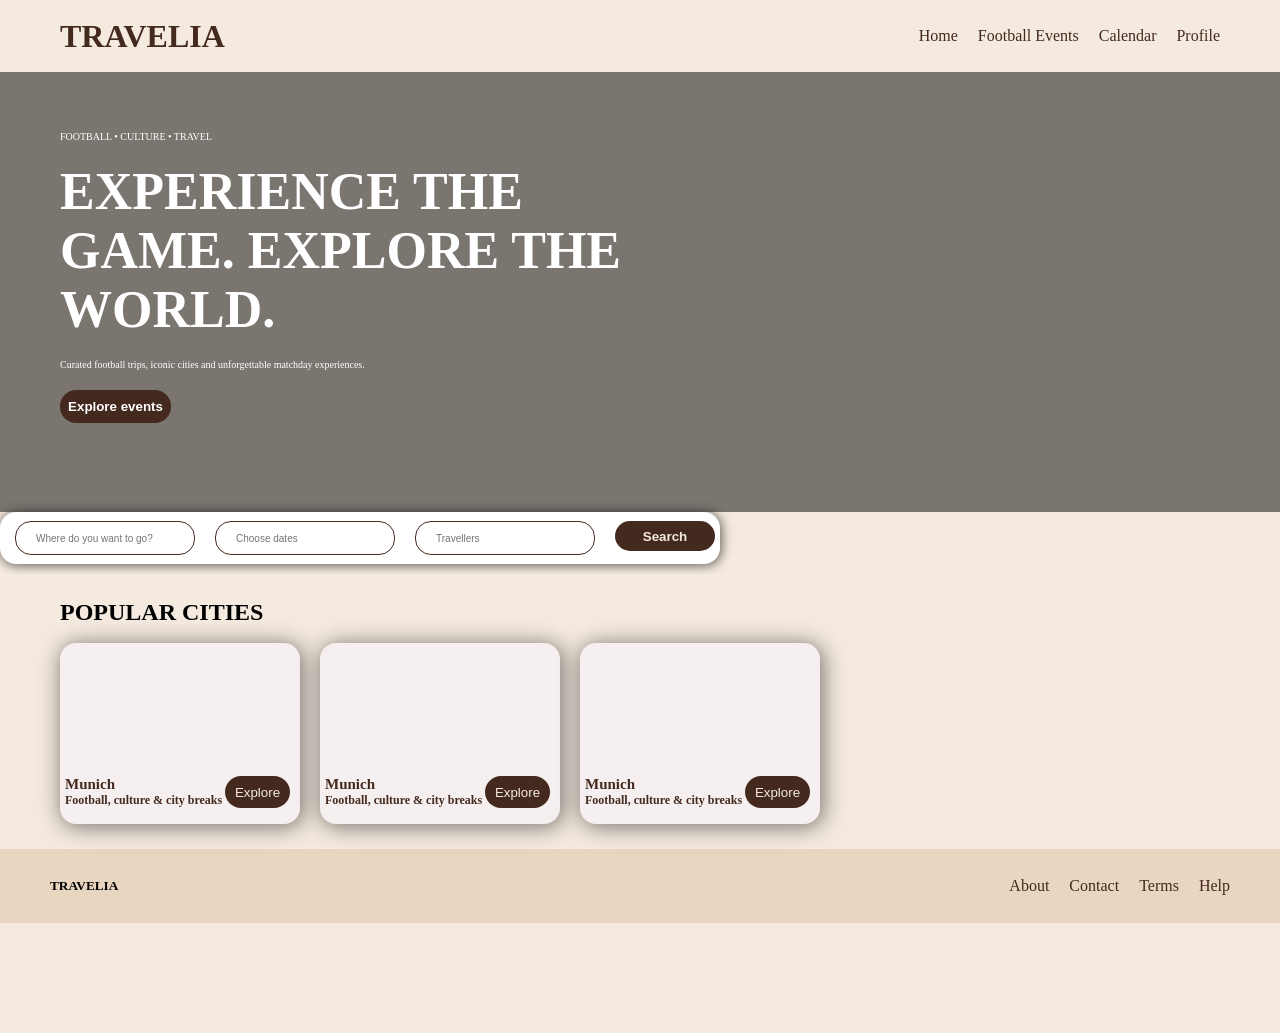
<file: index.html>
<!DOCTYPE html>
<html lang="en">

<head>
  <meta charset="UTF-8" />
  <meta name="viewport" content="width=device-width, initial-scale=1.0" />
  <title>Home</title>
  <link rel="stylesheet" href="./css/main.css" />
</head>

<body>

  <!-- header is required to COPY and PASTE -->
  <header>
    <div class="logo">
      <h1>TRAVELIA</h1>
    </div>
    <nav>
      <ul class="navigation">
        <li><a class="nav" href="./index.html">Home</a></li>
        <li><a class="nav" href="./pages/events.html">Football Events</a></li>
        <li><a class="nav" href="./pages/calendar.html">Calendar</a></li>
        <li><a class="nav" href="./pages/profile.html">Profile</a></li>
      </ul>
    </nav>
  </header>
  <!-- header is required to COPY and PASTE -->


  <main>

    <section class="hero">
      <div class="hero__info">
        <p>FOOTBALL • CULTURE • TRAVEL</p>
        <h1>EXPERIENCE THE <br>
          GAME. EXPLORE THE <br>
          WORLD.</h1>
        <p>Curated football trips, iconic cities and unforgettable matchday experiences.</p>
        <button>Explore events</button>
      </div>
    </section>

    <section class="search">
      <div class="search__section">
        <form class="search__inputs">
          <input placeholder="Where do you want to go?" type="text">
          <input placeholder="Choose dates" type="text">
          <input placeholder="Travellers" type="text">
          <button type="submit">Search</button>
        </form>
      </div>
    </section>

    <section class="card-section">
      <h1>POPULAR CITIES</h1>

      <div class="all-card">

        <div class="card">
          <div class="card-img munich-img"></div>
          <div class="card-info">
            <div class="card-text">
              <h3>Munich</h3>
              <p>Football, culture & city breaks</p>
            </div>

            <div class="card-button">
              <button>Explore</button>
            </div>

          </div>
        </div>

        <div class="card">
          <div class="card-img rome-img"></div>
          <div class="card-info">
            <div class="card-text">
              <h3>Munich</h3>
              <p>Football, culture & city breaks</p>
            </div>

            <div class="card-button">
              <button>Explore</button>
            </div>

          </div>
        </div>

        <div class="card">
          <div class="card-img london-img"></div>
          <div class="card-info">
            <div class="card-text">
              <h3>Munich</h3>
              <p>Football, culture & city breaks</p>
            </div>

            <div class="card-button">
              <button>Explore</button>
            </div>

          </div>
        </div>

      </div>
    </section>


  </main>




  <!-- header is required to COPY and PASTE -->
  <footer>
    <h5>TRAVELIA</h5>
    <nav>
      <ul class="footer-navigation">
        <li><a href="">About</a></li>
        <li><a href="">Contact</a></li>
        <li><a href="">Terms</a></li>
        <li><a href="">Help</a></li>
      </ul>
    </nav>
  </footer>
  <section class="nothing"></section>
  <!-- header is required to COPY and PASTE -->


</body>

</html>
</file>
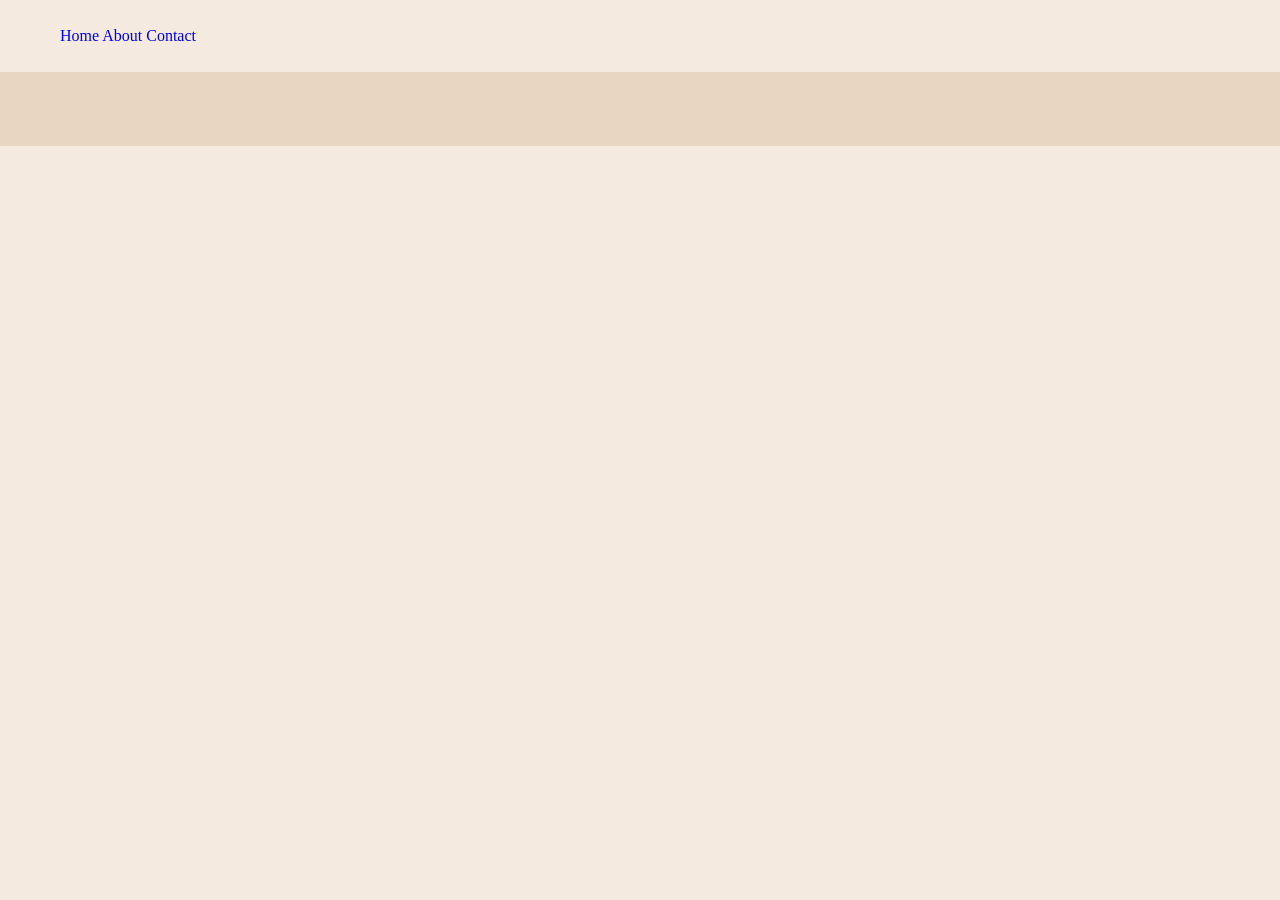
<file: pages/about.html>
<!DOCTYPE html>
<html lang="en">
  <head>
    <meta charset="UTF-8" />
    <meta name="viewport" content="width=device-width, initial-scale=1.0" />
    <title>About</title>
    <link rel="stylesheet" href="../css/main.css" />
  </head>
  <body>
    <header class="header">
      <nav class="nav">
        <a href="../index.html">Home</a>
        <a href="about.html">About</a>
        <a href="contact.html">Contact</a>
      </nav>
    </header>

    <main class="page page--about">
      <!-- about content -->
    </main>

    <footer class="footer"></footer>
  </body>
</html>
</file>
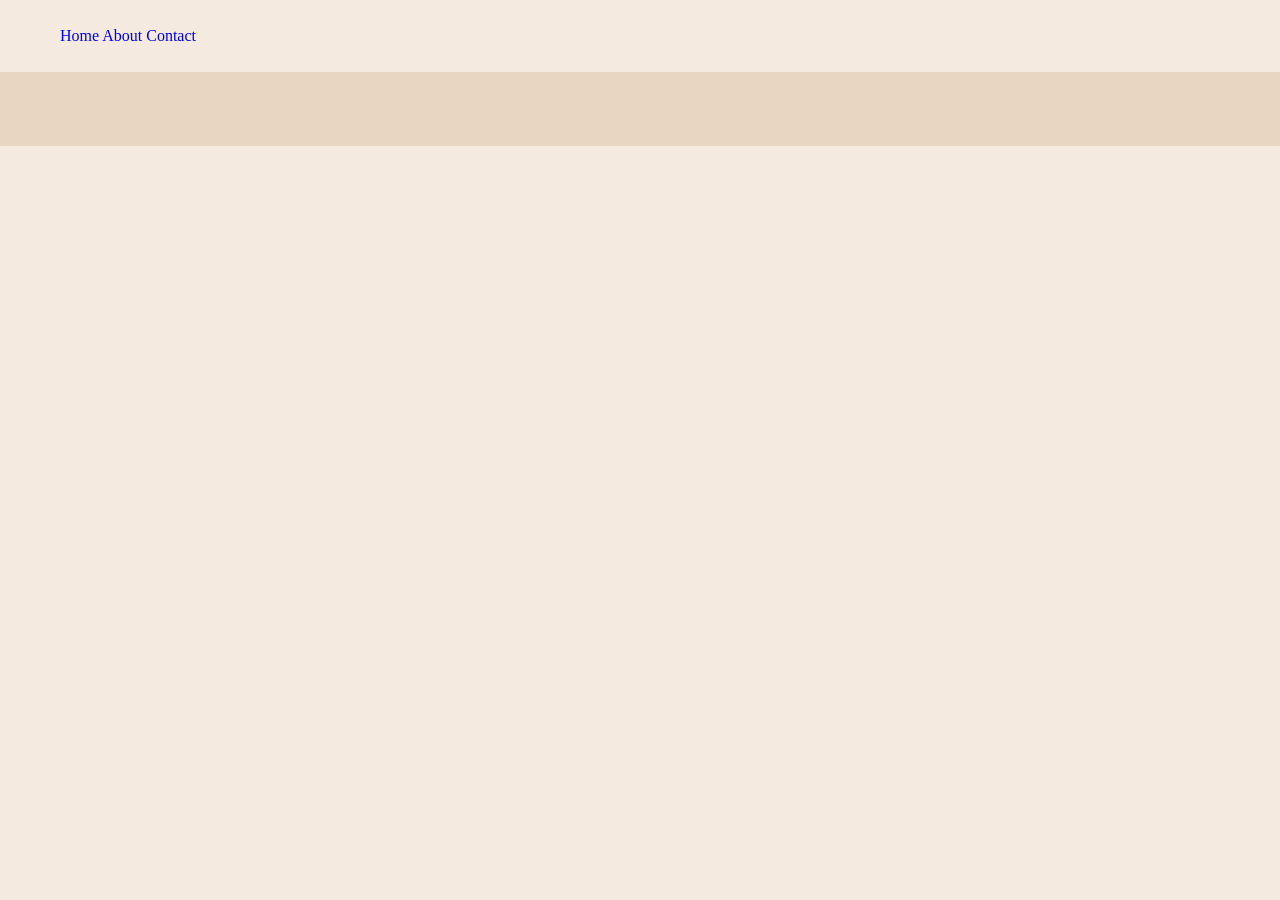
<file: pages/contact.html>
<!DOCTYPE html>
<html lang="en">
  <head>
    <meta charset="UTF-8" />
    <meta name="viewport" content="width=device-width, initial-scale=1.0" />
    <title>Contact</title>
    <link rel="stylesheet" href="../css/main.css" />
  </head>
  <body>
    <header class="header">
      <nav class="nav">
        <a href="../index.html">Home</a>
        <a href="about.html">About</a>
        <a href="contact.html">Contact</a>
      </nav>
    </header>

    <main class="page page--contact">
      <!-- contact content -->
    </main>

    <footer class="footer"></footer>
  </body>
</html>
</file>
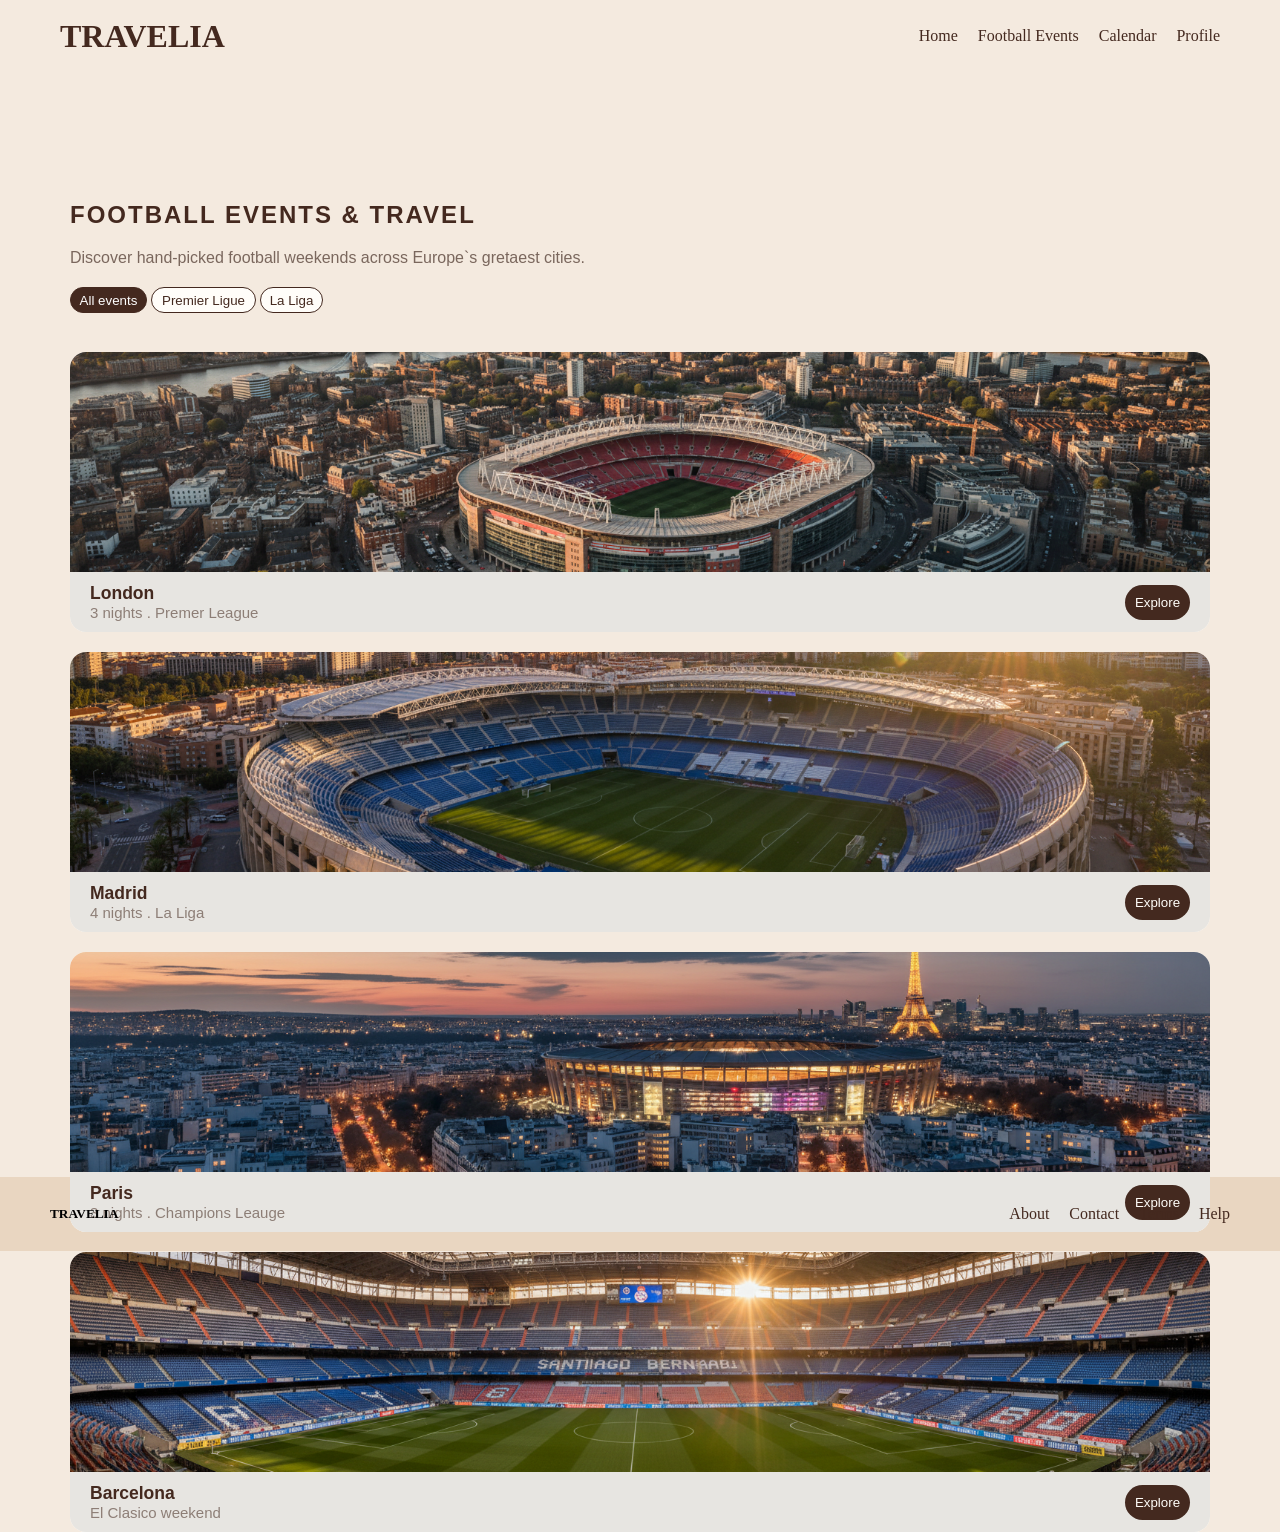
<file: pages/events.html>
<!DOCTYPE html>
<html lang="en">
<head>
    <meta charset="UTF-8">
    <meta name="viewport" content="width=device-width, initial-scale=1.0">
    <title>Events</title>
    <link rel="stylesheet" href="../css/main.css">
</head>
<body>
    <!-- header is required to COPY and PASTE -->
  <header>
    <div class="logo">
      <h1>TRAVELIA</h1>
    </div>
    <nav>
      <ul class="navigation">
        <li><a class="nav" href="../index.html">Home</a></li>
        <li><a class="nav" href="./events.html">Football Events</a></li>
        <li><a class="nav" href="./calendar.html">Calendar</a></li>
        <li><a class="nav" href="./profile.html">Profile</a></li>
      </ul>
    </nav>
  </header>
  <!-- header is required to COPY and PASTE -->

  <main>

        <section class="hero-travel">
            <h1>FOOTBALL EVENTS & TRAVEL</h1>
            <p>Discover hand-picked football weekends across Europe`s gretaest cities.</p>

            <div class="hero-buttons">
                <button class="but__allevents">All events </button>
                <button class="but__premierleague">Premier Ligue </button>
                <button class="but__laliga">La Liga </button>
            </div>

        </section>



        <div class="all-events">

            <div class="event__london">
                <div class="img__london"></div>
                <div class="info__london">
                    <div class="info__text__London">
                        <h3>London</h3>
                        <p>3 nights . Premer League</p>
                    </div>

                    <div class="but_london">
                        <button>Explore</button>
                    </div>

                </div>
            </div>

            <div class="event__madrid">
                <div class="img__madrid"></div>
                <div class="info__madrid">
                    <div class="info__text__Madrid">
                        <h3>Madrid</h3>
                        <p>4 nights . La Liga</p>
                    </div>

                    <div class="but_madrid">
                        <button>Explore</button>
                    </div>

                </div>
            </div>





            <div class="event__paris">
                <div class="img__paris"></div>
                <div class="info__paris">
                    <div class="info__text__Paris">
                        <h3>Paris</h3>
                        <p>3 nights . Champions Leauge</p>
                    </div>

                    <div class="but_paris">
                        <button>Explore</button>
                    </div>

                </div>
            </div>


            <div class="event__barcelona">
                <div class="img__barcelona"></div>
                <div class="info__barcelona">
                    <div class="info__text__barcelona">
                        <h3>Barcelona</h3>
                        <p>El Clasico weekend</p>
                    </div>

                    <div class="but_barcelona">
                        <button>Explore</button>
                    </div>

                </div>
            </div>



        </div>

    </main>
      <!-- header is required to COPY and PASTE -->
  <footer>
    <h5>TRAVELIA</h5>
    <nav>
      <ul class="footer-navigation">
        <li><a href="">About</a></li>
        <li><a href="">Contact</a></li>
        <li><a href="">Terms</a></li>
        <li><a href="">Help</a></li>
      </ul>
    </nav>
  </footer>
  <section class="nothing"></section>
  <!-- header is required to COPY and PASTE -->

</body>
</html>
</file>
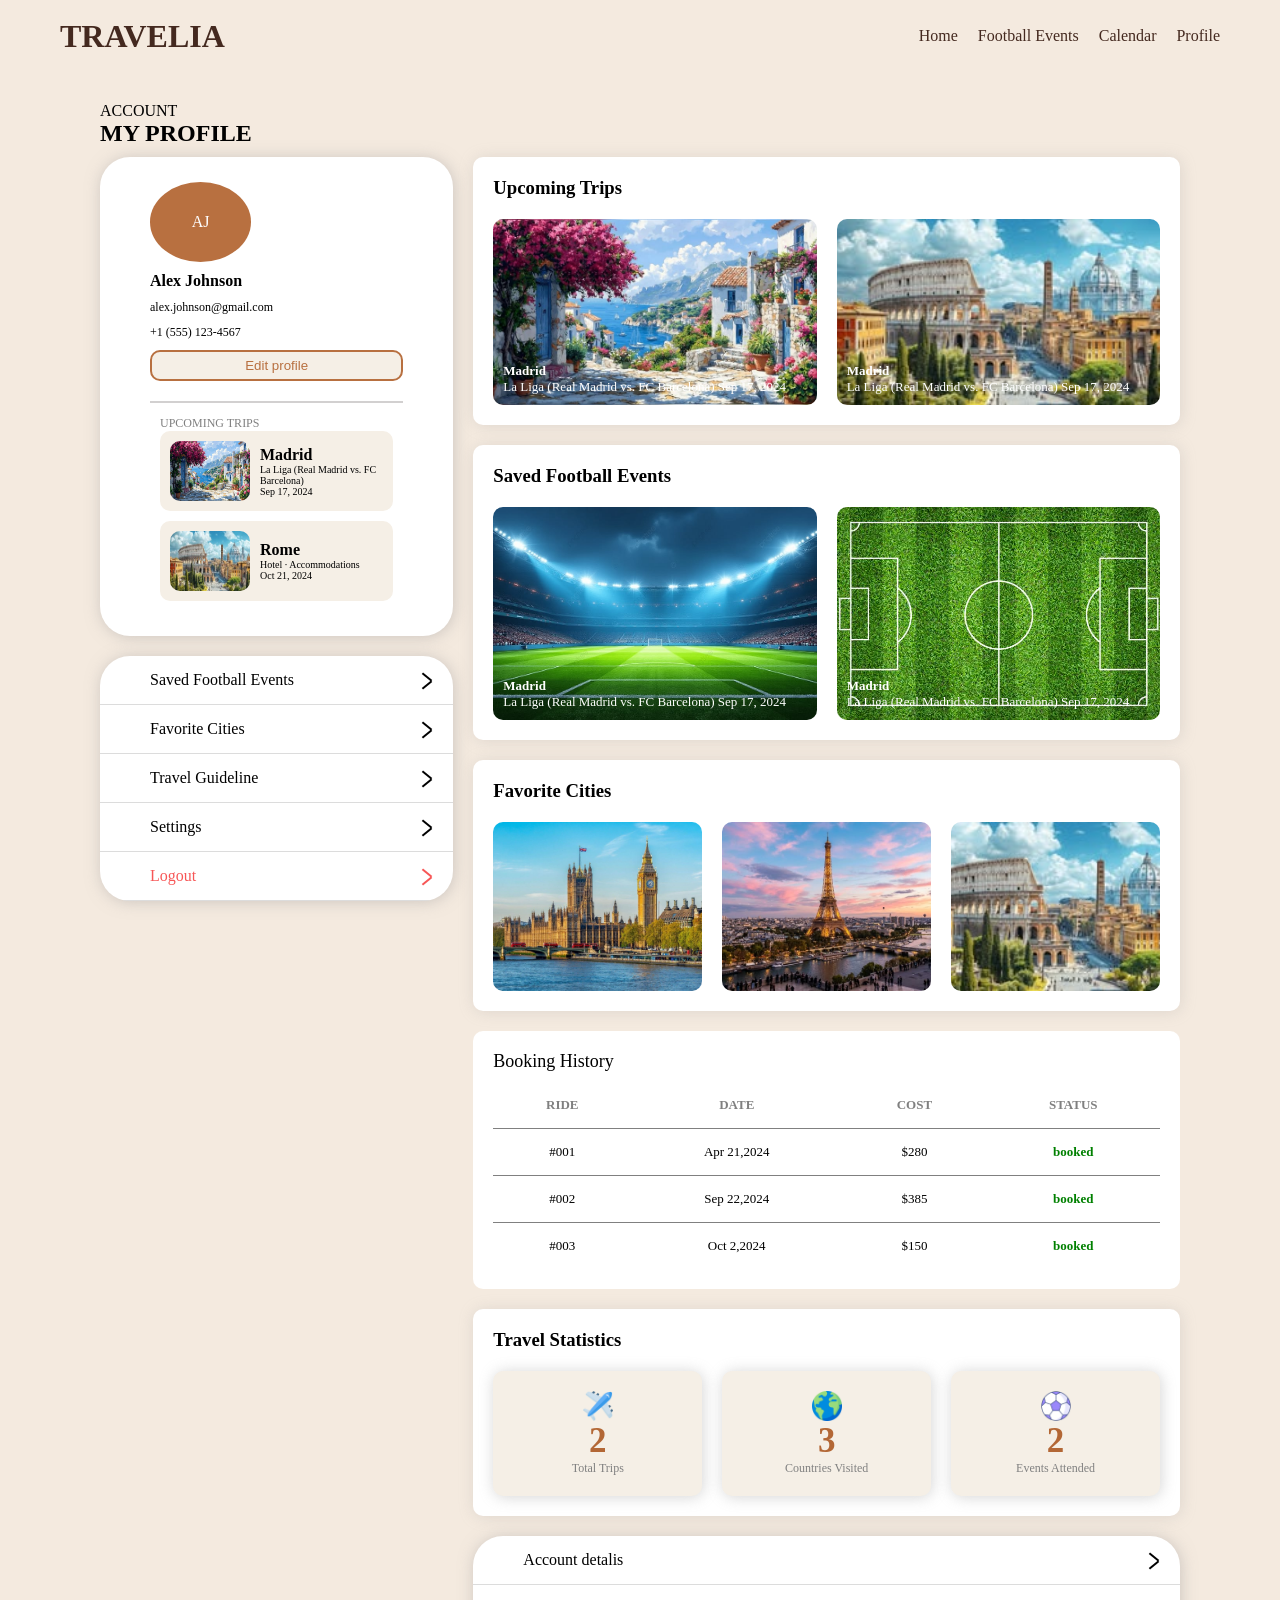
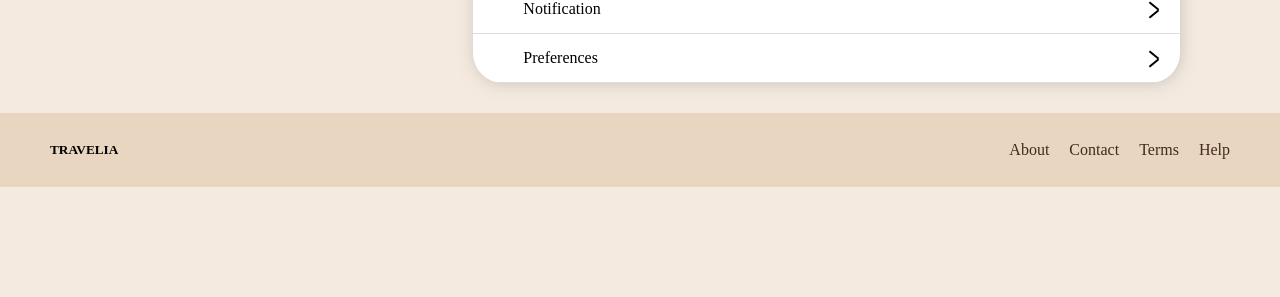
<file: pages/profile.html>
<!DOCTYPE html>
<html lang="en">
<head>
    <meta charset="UTF-8">
    <meta name="viewport" content="width=device-width, initial-scale=1.0">
    <title>Profile</title>
    <link rel="stylesheet" href="../css/main.css">
</head>
<body>
     <!-- header is required to COPY and PASTE -->
  <header>
    <div class="logo">
      <h1>TRAVELIA</h1>
    </div>
    <nav>
      <ul class="navigation">
        <li><a class="nav" href="../index.html">Home</a></li>
        <li><a class="nav" href="./events.html">Football Events</a></li>
        <li><a class="nav" href="./calendar.html">Calendar</a></li>
        <li><a class="nav" href="./profile.html">Profile</a></li>
      </ul>
    </nav>
  </header>
  <!-- header is required to COPY and PASTE -->

  <main>
      <section class="account">
        <span>ACCOUNT</span>
        <h2>MY PROFILE</h2>
        <div class="account__content">
          <aside class="account__content-aside">
            <div class="account__content-aside-contact">
            <div class="account__content-aside-contact-data">
              <div class="account__content-aside-contact-data-img">AJ</div>
              <div class="account__content-aside-contact-data-info">
                <h4>Alex Johnson</h4>
                <p>alex.johnson@gmail.com</p>
                <p>+1 (555) 123-4567</p>
              </div>
              <button>Edit profile</button>
              </div>
              <div class="account__content-aside-contact-trips">
                <span>UPCOMING TRIPS</span>
                 <div class="account__content-aside-contact-trips-box">
                   <div class="account__content-aside-contact-trips-box-trip">
                     <img src="../assets/images/profile-images/madrid.jpg" alt="" />
                     <div class="account__content-aside-contact-trips-box-trip-info">
                       <h4>Madrid</h4>
                       <span>La Liga (Real Madrid vs. FC Barcelona)</span>
                       <span>Sep 17, 2024</span>
                     </div>
                   </div>
                   <div class="account__content-aside-contact-trips-box-trip">
                     <img src="../assets/images/profile-images/rome.jpg" alt="" />
                     <div class="account__content-aside-contact-trips-box-trip-info">
                       <h4>Rome</h4>
                       <span>Hotel · Accommodations</span>
                       <span>Oct 21, 2024</span>
                     </div>
                   </div>
                 </div>
              </div>
            </div>
            <div class="account__content-aside-navbar">
              <ul>
                <li>
                  <div class="navbar-icon"></div>
                  Saved Football Events
                </li>
                <li>
                  <div class="navbar-icon"></div>
                  Favorite Cities
                </li>
                <li>
                  <div class="navbar-icon"></div>
                  Travel Guideline
                </li>
                <li>
                  <div class="navbar-icon"></div>
                  Settings
                </li>
                <li class="red-line">
                  <div class="navbar-icon"></div>Logout
                </li>
              </ul>
            </div>
          </aside>
          <div class="account__content-story">
             <div class="account__content-story-card">
              <h3>Upcoming Trips</h3>
               <div class="account__content-story-card-items">
                 <div class="account__content-story-card-items-item">
                  <img src="../assets/images/profile-images/madrid.jpg" alt="">
                   <div class="account__content-story-card-items-item-text">
                    <h4>Madrid</h4>
                    <span>La Liga (Real Madrid vs. FC Barcelona)
                  </span>
                  <span class="date">Sep 17, 2024</span>
                   </div>
                 </div>
                 <div class="account__content-story-card-items-item">
                  <img src="../assets/images/profile-images/rome.jpg" alt="">
                   <div class="account__content-story-card-items-item-text">
                    <h4>Madrid</h4>
                    <span>La Liga (Real Madrid vs. FC Barcelona)
                  </span>
                  <span class="date">Sep 17, 2024</span>
                   </div>
                 </div>
               </div>
            </div>
             <div class="account__content-story-card">
                <h3>Saved Football Events</h3>
                <div class="account__content-story-card-items">
                 <div  class="account__content-story-card-items-item">
                  <img src="../assets/images/profile-images/football-area2.jpg" alt="">
                   <div class="account__content-story-card-items-item-text">
                    <h4>Madrid</h4>
                    <span>La Liga (Real Madrid vs. FC Barcelona)
                  </span>
                  <span class="date">Sep 17, 2024</span>
                   </div>
                 </div>
                 <div class="account__content-story-card-items-item">
                  <img src="../assets/images/profile-images/football-area.jpg" alt="">
                   <div class="account__content-story-card-items-item-text">
                    <h4>Madrid</h4>
                    <span>La Liga (Real Madrid vs. FC Barcelona)
                  </span>
                  <span class="date">Sep 17, 2024</span>
                   </div>
                 </div>
               </div>
             </div>
             <div class="account__content-story-card">
                <h3>Favorite Cities</h3>
                <div class="account__content-story-card-items">
                 <div class="account__content-story-card-items-item">
                  <img src="../assets/images/profile-images/london.jpg" alt="">
                  <h3>London</h3>
                 </div>
                 <div class="account__content-story-card-items-item">
                  <img src="../assets/images/profile-images/paris.jpg" alt="">
                    <h3>Paris</h3>
                 </div>
                 <div class="account__content-story-card-items-item">
                  <img src="../assets/images/profile-images/rome.jpg" alt="">
                   <h3>Rome</h3>
                 </div>
               </div>
             </div>
             <div class="account__content-story-table">
               <table >
                 <caption>Booking History</caption>
                 <tr>
                   <th>RIDE</th>
                   <th>DATE</th>
                   <th>COST</th>
                   <th>STATUS</th>
                </tr>
                <tr>
                  <td>#001</td>
                  <td>Apr 21,2024</td>
                  <td>$280</td>
                  <td class="booked">booked</td>
                </tr>
                <tr>
                  <td>#002</td>
                  <td>Sep 22,2024</td>
                  <td>$385</td>
                  <td class="booked">booked</td>
                </tr>
                <tr class="last">
                  <td>#003</td>
                  <td>Oct 2,2024</td>
                  <td>$150</td>
                  <td class="booked">booked</td>
                </tr>
                
              </table>
            </div>
            <div class="account__content-story-card">
               <h3>Travel Statistics</h3>
                <div class="account__content-story-card-items">
                <div class="account__content-story-card-items-item statistic">
                <div class="account__content-story-card-items-item-img">
                  <img src="../assets/images/profile-images/plane.png" alt="">
                </div>
                <h2>2</h2>
                <span>Total Trips</span>
                </div>
                <div class="account__content-story-card-items-item statistic">
                <div class="account__content-story-card-items-item-img">
                  <img src="../assets/images/profile-images/earth.png" alt="">
                </div>
                <h2>3</h2>
                <span>Countries Visited</span>
                </div>
                <div class="account__content-story-card-items-item statistic">
                <div class="account__content-story-card-items-item-img">
                  <img src="../assets/images/profile-images/football.png" alt="">
                </div>
                <h2>2</h2>
                <span>Events Attended</span>
                </div>
              </div>
            </div>
          <div class="account__content-aside-navbar ">
              <ul>
                <li>
                  <div class="navbar-icon"></div>
                  Account detalis
                </li>
                <li>
                  <div class="navbar-icon"></div>
                  Notification
                </li>
                <li>
                  <div class="navbar-icon"></div>
                  Preferences
                </li>
                
              </ul>
            </div>        
          </div>
      </section>
    </main>


   <!-- header is required to COPY and PASTE -->
  <footer>
    <h5>TRAVELIA</h5>
    <nav>
      <ul class="footer-navigation">
        <li><a href="">About</a></li>
        <li><a href="">Contact</a></li>
        <li><a href="">Terms</a></li>
        <li><a href="">Help</a></li>
      </ul>
    </nav>
  </footer>
  <section class="nothing"></section>
  <!-- header is required to COPY and PASTE -->
</body>
</html>
</file>
<file: css/main.css>
@import url("base/variables.css");
@import url("base/global.css");

@import url("layout/header.css");
@import url("layout/footer.css");

@import url("components/button.css");
@import url("components/input.css");
@import url("components/card.css");

@import url("pages/home.css");
@import url("pages/about.css");
@import url("pages/contact.css");
@import url("pages/event.css");
@import url("pages/calendar.css");
@import url("./pages/profile.css");

@import url("base/media.css");
@import url(./base/calendar-media.css);
@import url(./base/profile-media.css);
</file>
